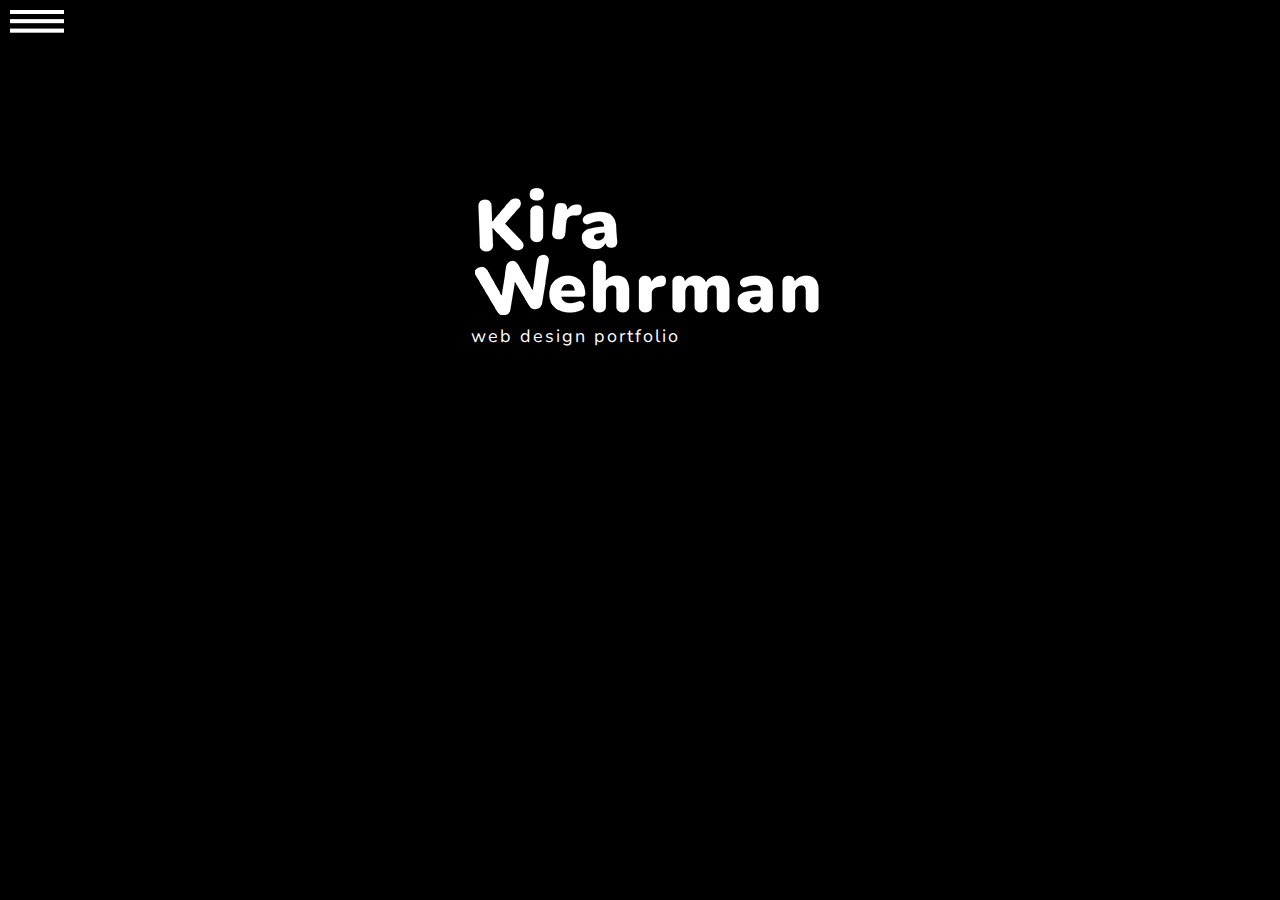
<file: index.html>
<!DOCTYPE html>
  <html>
    <head>
      <title>Kira ⭐ Wehrman</title>
        <link rel="icon" href="img/heart.png">
          <link rel="stylesheet" href="https://maxcdn.bootstrapcdn.com/bootstrap/3.3.7/css/bootstrap.min.css" integrity="sha384-BVYiiSIFeK1dGmJRAkycuHAHRg32OmUcww7on3RYdg4Va+PmSTsz/K68vbdEjh4u" crossorigin="anonymous">
            <link href="css/styles.css" rel="stylesheet" type="text/css" media="all">
              <script src="https://ajax.googleapis.com/ajax/libs/jquery/3.2.1/jquery.min.js"></script>
                <script src="js/scripts.js"></script>
    </head>
    <body>
      <div class="bg-gradient">
        <center>
          <div class="blog-card">
              <div class="title-content">
                <img src="img/kiraw.png">
              </div>
                  <hr />

                  <div class="utility-info">
                    <ul class="utility-list">
                      <li class="intro"> web design portfolio
                      </li>
                    </ul>
              </div>


          </div>
      </center>
    </div>

    <div id="sidebar">
      <ul>
	     <br>
        <br>
          <li><a class="floating" href="/portfolio.html"><span> portfolio </span></a></li>
          <!-- <li><a class="floating" href="/gallery.html"><span> process </span></a></li> -->
          <li><a class="floating" href="/doc/kiraResume.pdf"><span> resume </span></a></li>
          <!-- <li><a class="floating" href="/contact.html"><span> about </span></a></li> -->
		   </ul>
		    <div id="sidebar-btn">
			   <img src="img/bars.png" height="220%" width="180%">
		    </div>
	   </div>
    </div>
  </body>
</html>
</file>
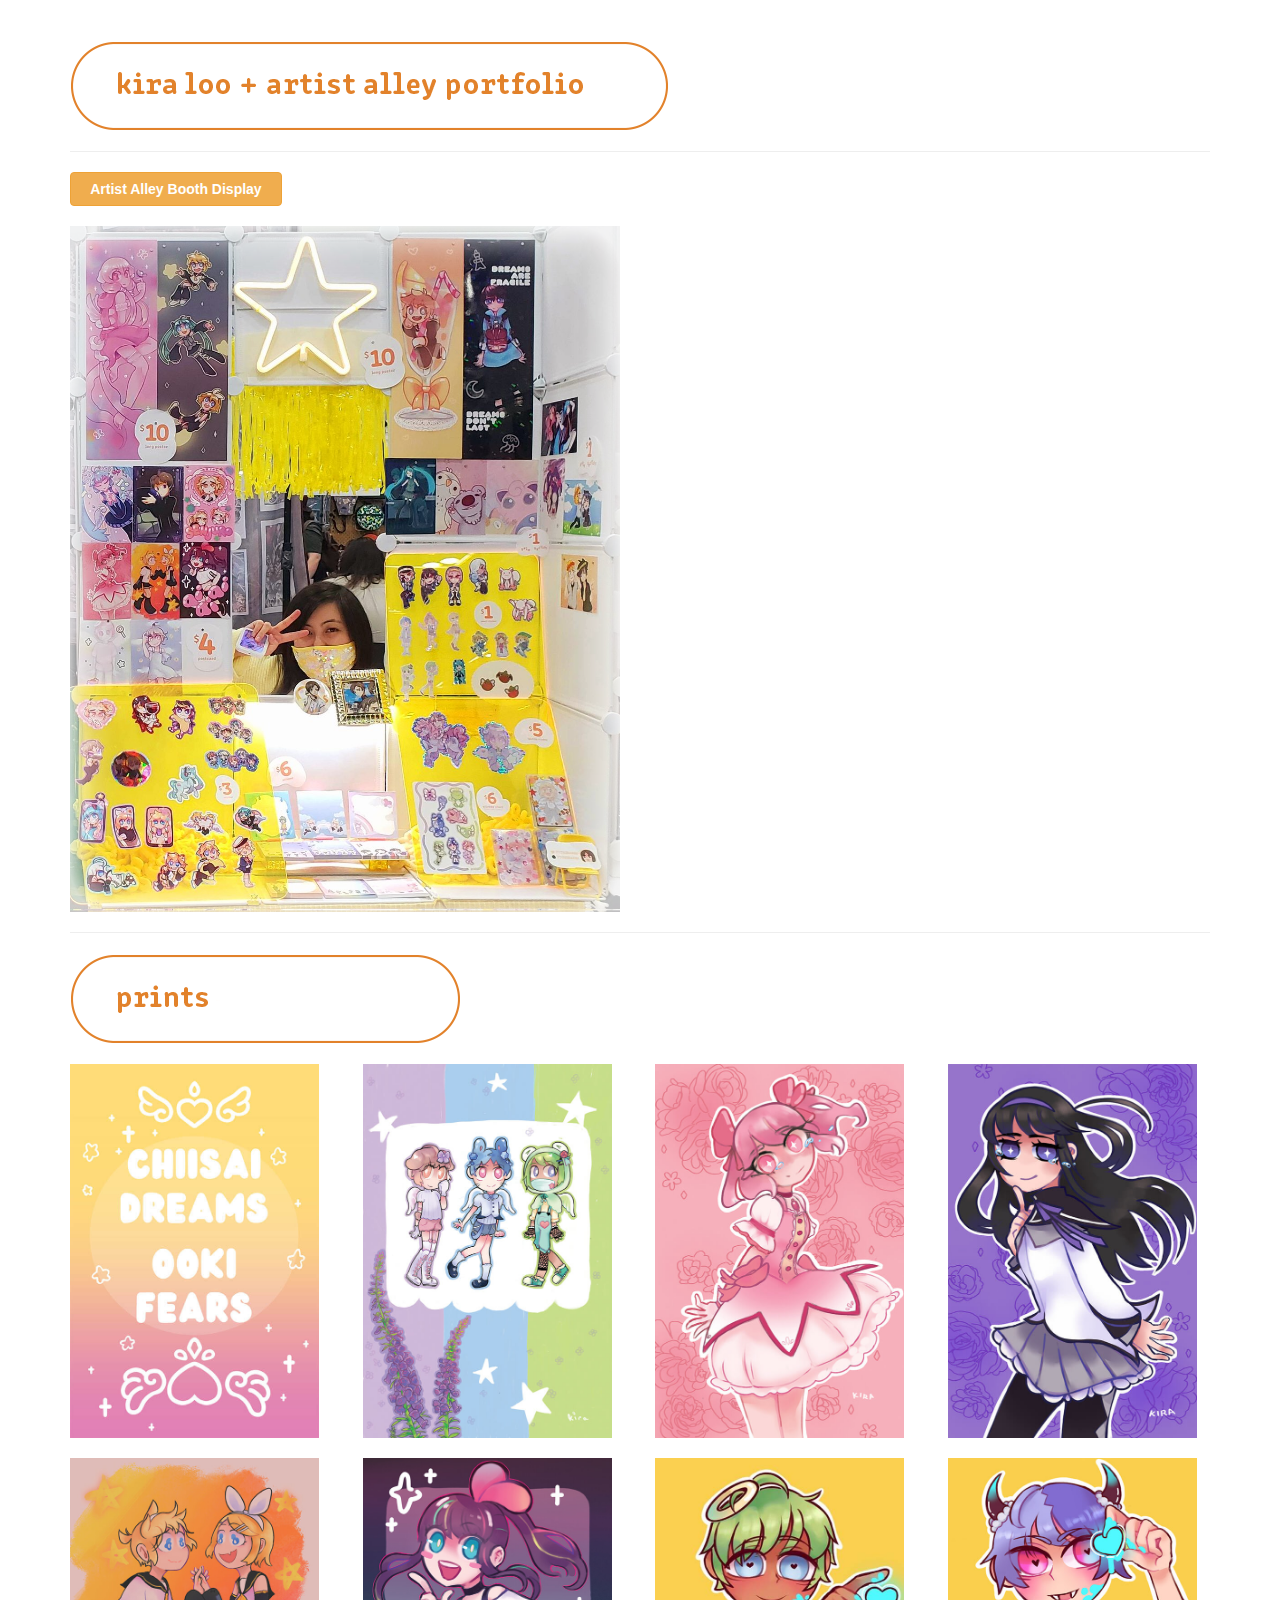
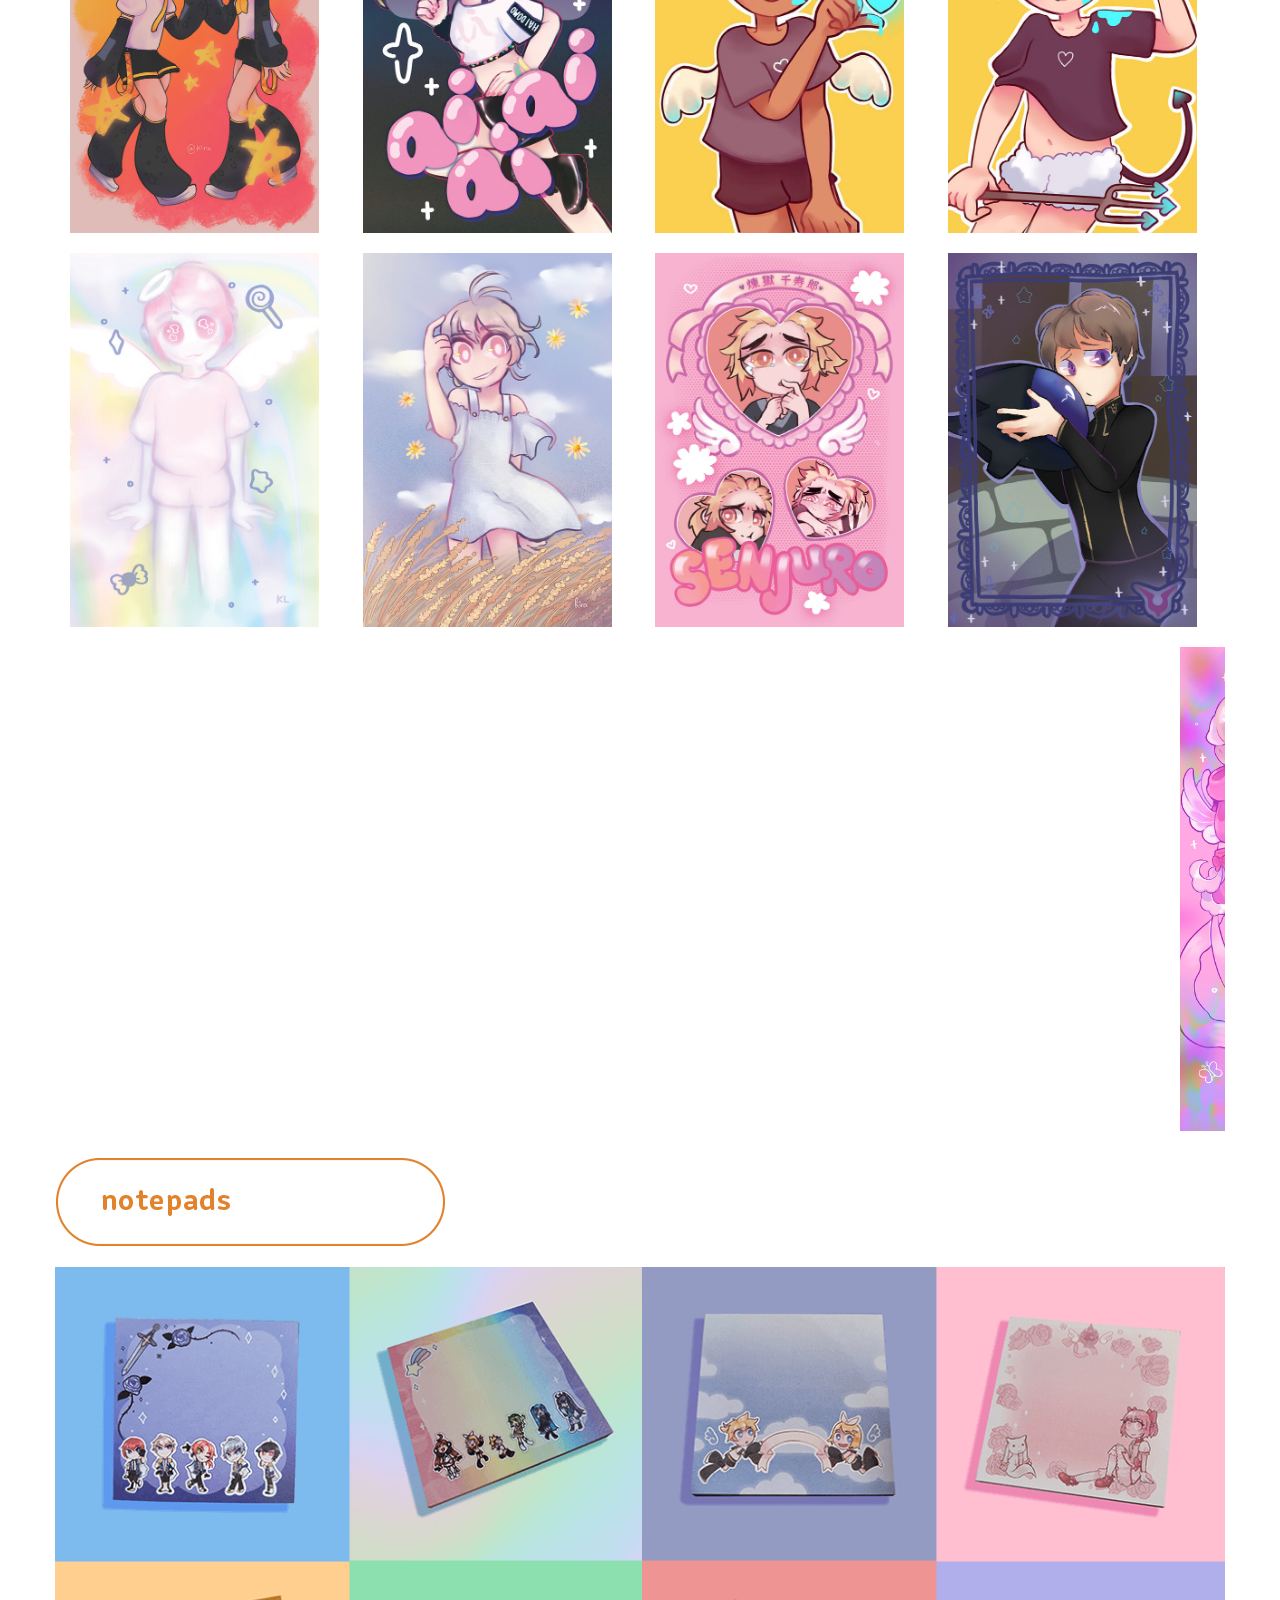
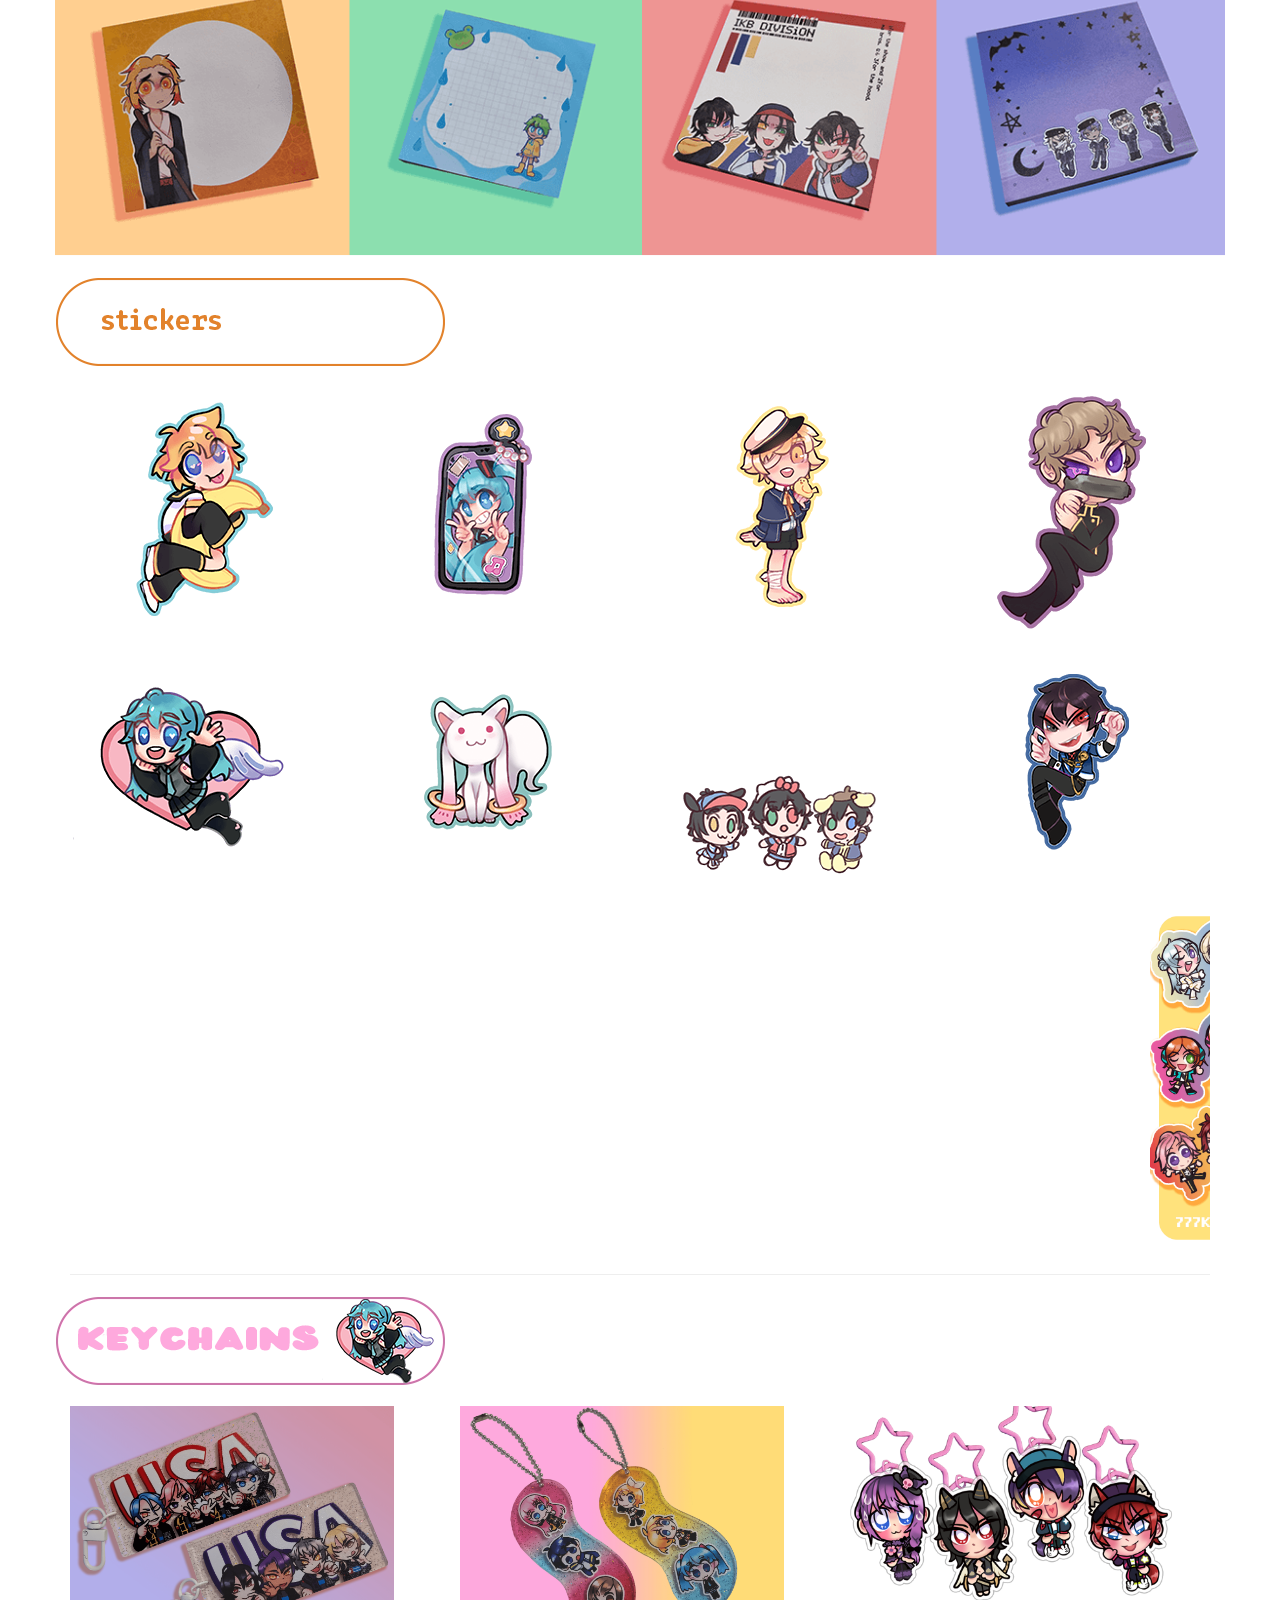
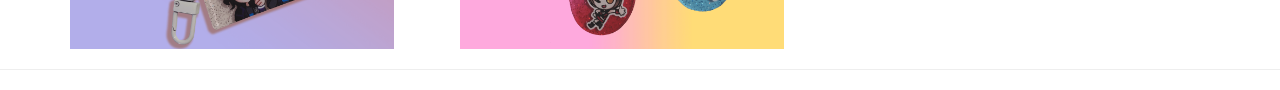
<file: artistalley.html>
<!DOCTYPE html>
  <html>

    <head>

      <title>Artist ⭐ Alley</title>
        <link rel="icon" href="img/heart.png">
          <link rel="stylesheet" href="https://maxcdn.bootstrapcdn.com/bootstrap/3.3.7/css/bootstrap.min.css" integrity="sha384-BVYiiSIFeK1dGmJRAkycuHAHRg32OmUcww7on3RYdg4Va+PmSTsz/K68vbdEjh4u" crossorigin="anonymous">

            <style>
            table, th, td {
              border:1px solid black;
              }
              .img-fluid {
                max-width: 95%;
              }

              #tableButton {
  width: 100%;
  padding: 50px 0;
  text-align: center;
  margin-top: 20px;
  display: none;
}
            </style>

            <script>
            function hideShow() {
              var x = document.getElementById("tableButton");
              if (x.style.display === "none") {
                x.style.display = "block";
              } else {
                x.style.display = "none";
              }
            }
            </script>

             <!-- onclick="hideShow()" -->


    </head>

    <br>

      <div class="container">
        <br>
        <img src="img/aa_artistalley.png">
        <hr noshade>


        <div class="row">
          <div class="col-6 col-sm-3">
            <button type="button" class="btn btn-warning"><b>&nbsp Artist Alley Booth Display &nbsp</b></button>

    </div>
    </div>
    <br>
    <img src="img/table_setup2.png" width="550" class="rounded">

    <hr noshade>

        <img src="img/0_prints.png">
        <br>
        <div class="row">
          <br>
          <div class="col-6 col-sm-3"><img src="img/10_postcard_ooki.jpg" class="img-fluid"></div>
          <div class="col-6 col-sm-3"><img src="img/2_postcard_trio.jpg" class="img-fluid"></div>
          <div class="col-6 col-sm-3"><img src="img/5_postcard_pink.jpg" class="img-fluid"></div>
          <div class="col-6 col-sm-3"><img src="img/11_postcard_purp.jpg" class="img-fluid"></div>
        </div>
        <br>
        <div class="row">
          <div class="col-6 col-sm-3"><img src="img/1_postcard_yellow.jpg" class="img-fluid"></div>
          <div class="col-6 col-sm-3"><img src="img/8_postcard_ai.jpg" class="img-fluid"></div>
          <div class="col-6 col-sm-3"><img src="img/13_postcard_yellow.jpg" class="img-fluid"></div>
          <div class="col-6 col-sm-3"><img src="img/12_postcard_yellow.jpg" class="img-fluid"></div>
        </div>
        <br>
        <div class="row">
          <div class="col-6 col-sm-3"><img src="img/9_postcard_finn.jpg" class="img-fluid"></div>
          <div class="col-6 col-sm-3"><img src="img/4_postcard_finn.jpg" class="img-fluid"></div>
          <div class="col-6 col-sm-3"><img src="img/6_postcard_pink-emboss.jpg" class="img-fluid"></div>
          <div class="col-6 col-sm-3"><img src="img/7_postcard_purple.jpg" class="img-fluid"></div>
        </div>
          <br>
          <div class="row">
            <div class="w-100"></div>
            <marquee>
            <div class="col-6 col-sm-2"><img src="img/1_Pink_LongPoster.jpg" class="img-fluid"></div>
            <div class="col-6 col-sm-2"><img src="img/2_FALLING_GALAXY_PRINT.png" class="img-fluid"></div>
            <div class="col-6 col-sm-2"><img src="img/3_Soda_LongPoster.jpg" class="img-fluid"></div>
            <div class="col-6 col-sm-2"><img src="img/4_Fragile_LongPoster.jpg" class="img-fluid"></div>
          </marquee>
          </div>
          <br>
          <div class="row">
            <img src="img/3_notepads.png">
            <div class="w-100"></div>
            <br>
            <img src="img/notepad-lineup.png" width="100%">
          </div>

      <br>

          <div class="row">
            <img src="img/4_stickers.png">
            <div class="w-100"></div>
            <br>
            <div class="col-6 col-sm-3"><img src="img/sticker10.png"></div>
            <div class="col-6 col-sm-3"><img src="img/sticker2.png"></div>
            <div class="col-6 col-sm-3"><img src="img/sticker11.png"></div>
            <div class="col-6 col-sm-3"><img src="img/sticker12.png"></div>
            <div class="col-6 col-sm-3"><img src="img/sticker14.png"></div>
            <div class="col-6 col-sm-3"><img src="img/sticker4.png"></div>
            <div class="col-6 col-sm-3"><img src="img/sticker16.png"></div>
            <div class="col-6 col-sm-3"><img src="img/sticker8.png"></div>
          </div>

          <marquee>
          <div class="row">
            <br>
            <div class="col-6 col-sm-4"><img src="img/twit1.png" class="img-fluid"></div>
            <div class="col-6 col-sm-4"><img src="img/twit2.png" class="img-fluid"></div>
            <div class="col-6 col-sm-4"><img src="img/twit3.png" class="img-fluid"></div>
          </div>
        </marquee>


        <p>
          <hr noshade>

        <div class="row">
          <img src="img/5_keychains.png">
          <div class="w-100"></div>
          <br>
            <div class="col-6 col-sm-4"><img src="img/key1.png" width="90%"></div>
            <div class="col-6 col-sm-4"><img src="img/key2.png" width="90%"></div>
            <div class="col-6 col-sm-4"><img src="img/key3.png" width="90%"></div>
        </div>


      </div>



      <p>
      <hr noshade>
      <p>
</file>
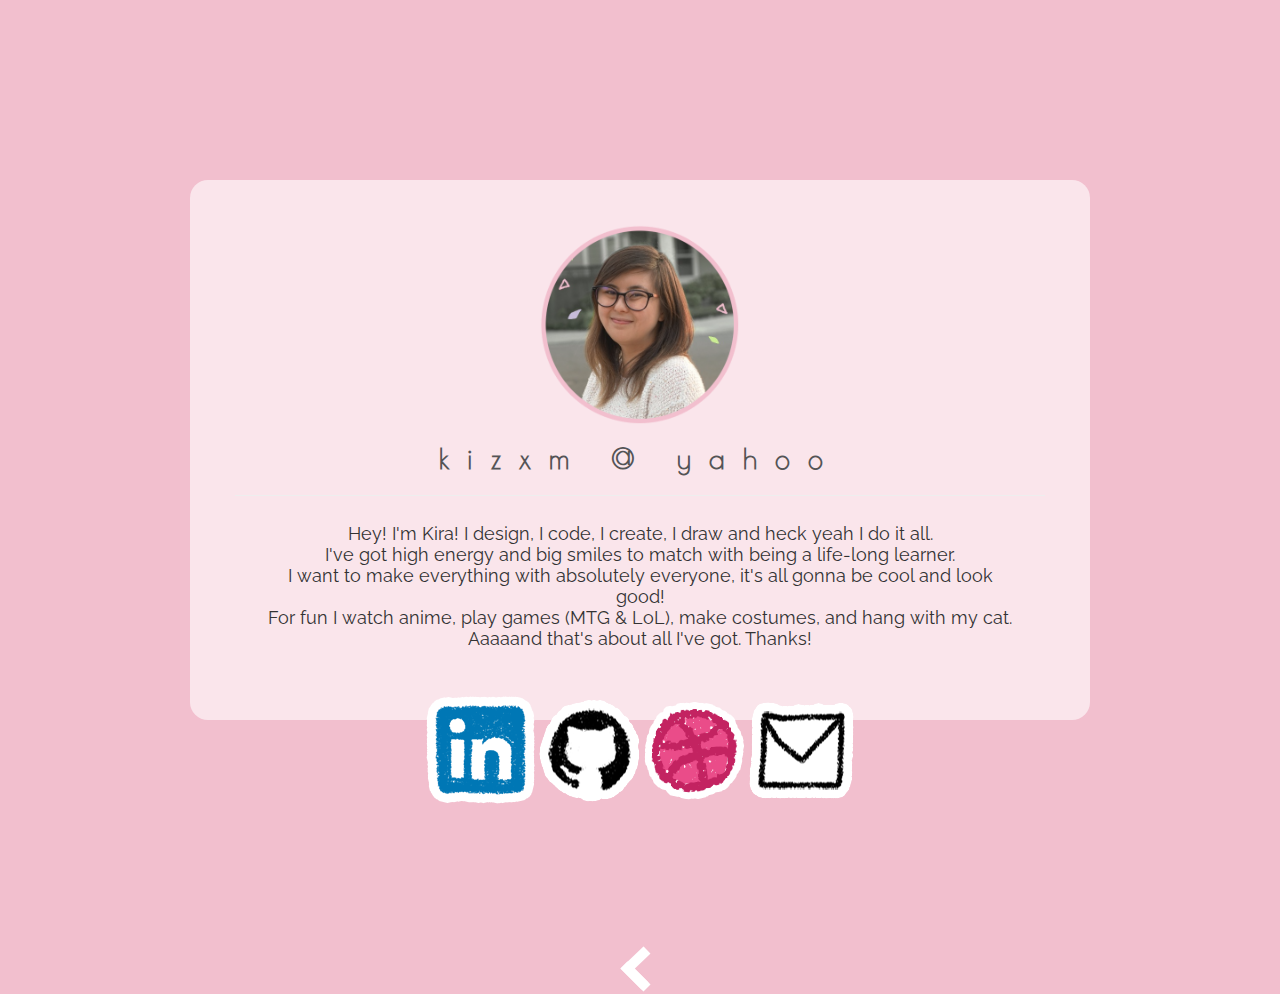
<file: contact.html>
<!DOCTYPE html>
  <html>
    <head>
      <title>Kira Loo ⭐ About</title>
        <link rel="icon" href="img/heart.png">
          <link rel="stylesheet" href="https://maxcdn.bootstrapcdn.com/bootstrap/3.3.7/css/bootstrap.min.css" integrity="sha384-BVYiiSIFeK1dGmJRAkycuHAHRg32OmUcww7on3RYdg4Va+PmSTsz/K68vbdEjh4u" crossorigin="anonymous">
            <script src="https://ajax.googleapis.com/ajax/libs/jquery/3.2.1/jquery.min.js"></script>
              <link href="css/contactstyles.css" rel="stylesheet" type="text/css" media="all">
    </head>
    <body>
      <div id="my-id-wrap">
        <div id="my-id-pic">
          <img id="my-pic" src="img/kira.png" alt="">
        </div>
          <div id="my-id-details">
            <div id="email"><b> kizxm @ yahoo </b>
            </div>
            <hr noshade>
            <span id="aboutk"> Hey! I'm Kira!  I design, I code, I create, I draw and heck yeah I do it all.
              <br>I've got high energy and big smiles to match with being a life-long learner.
              <br>I want to make everything with absolutely everyone, it's all gonna be cool and look good!
              <br>For fun I watch anime, play games (MTG & LoL), make costumes, and hang with my cat.
              <br>Aaaaand that's about all I've got. Thanks!
            </span>
              </br>
          </div>
          <div id="my-id-contact">
            <div class="container2">
              <div class="overlay">
                <a href="https://www.linkedin.com/in/kizxm/"><img src="img/icon1.png"></a>
              </div>
            </div>
            <!-- <div class="container2">
              <div class="overlay">
                <a href="https://twitter.com/dingokira"><img src="img/icon2.png"></a>
              </div>
            </div> -->
            <div class="container2">
              <div class="overlay">
                <a href="https://github.com/kizxm"><img src="img/icon4.png"></a>
              </div>
            </div>
            <div class="container2">
              <div class="overlay">
                <a href="https://dribbble.com/kizxm"><img src="img/icon5.png"></a>
              </div>
            </div>
            <div class="container2">
              <div class="overlay">
                <img src="img/icon3.png" alt="alternative text" title="it's right there...">
              </div>
            </div>
          </div>
            <br>
              <br>
                <br>
                  <br>
                    <br>
                      <br>
                        <br>
                          <a href="/index.html"><img src="img/back3.png"></a>
        </div>
      </div>
    </body>
  </html>
</file>
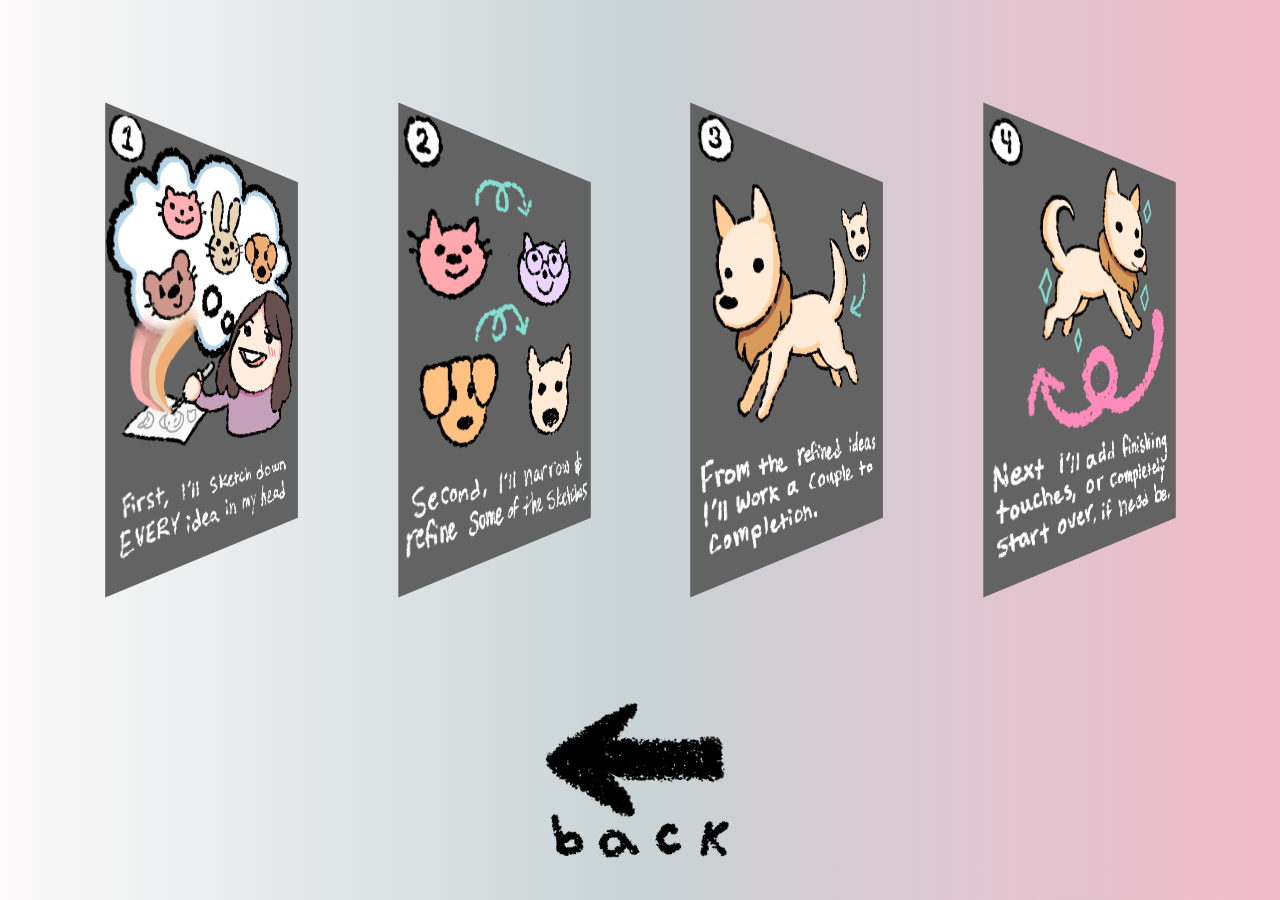
<file: gallery.html>
<!DOCTYPE html>
  <html>
    <head>
      <title>Kira ⭐ Loo ⭐ Process</title>
      <link rel="icon" href="img/heart.png">
      <link rel="stylesheet" href="https://maxcdn.bootstrapcdn.com/bootstrap/3.3.7/css/bootstrap.min.css" integrity="sha384-BVYiiSIFeK1dGmJRAkycuHAHRg32OmUcww7on3RYdg4Va+PmSTsz/K68vbdEjh4u" crossorigin="anonymous">
      <link href="css/gallerystyles.css" rel="stylesheet" type="text/css" media="all">
      <script src="https://ajax.googleapis.com/ajax/libs/jquery/3.2.1/jquery.min.js"></script>
      <link href="https://fonts.googleapis.com/css?family=Noto+Sans" rel="stylesheet">
      <script src="js/galleryscripts.js"></script>
    </head>
    <body>
      <div class="container">
        <div class="row">
        </div>
        <div class="row">
          <div class="col-md-3">
            <div class="cardholder">
              <div class="card">
                <img src="img/designprocess1.png" />
              </div>
            </div>
          </div>
          <div class="col-md-3">
            <div class="cardholder">
              <div class="card">
                <img src="img/designprocess2.png" />
              </div>
            </div>
          </div>
          <div class="col-md-3">
            <div class="cardholder">
              <div class="card">
                <img src="img/designprocess3.png" />
              </div>
            </div>
          </div>
          <div class="col-md-3">
            <div class="cardholder">
              <div class="card">
                <img src="img/designprocess4.png" />
              </div>
            </div>
          </div>
          <br>
            <br>
              <br>
      </div>
    </div>
    <br>
      <p>
        <br>
          <br>
            <br>
              <br>
                <br>
                  <br>
                  <center>
                    <a href="/index.html"><img src="img/back.png" height="171" width="200" ></a>
                  </center>
    </body>
  </html>
</file>
<file: css/styles.css>
@import url('https://fonts.googleapis.com/css2?family=Nunito:ital,wght@0,200;1,200&display=swap');
/*------------------------------------------------------------------------*/
 ::selection {
  background-color: #3858d6;
  color: #000000;
}

svg {
  width: 100%;
  height: auto;
  position: absolute;
  top: 0;
  left: 0;
  z-index: -1;
}

.bg-gradient {
  position: absolute;
  z-index: -1;
  width: 100%;
  height: 100%;
  background: linear-gradient(300deg, #00209e, #000000, #000000);
  background-size: 250% 250%;
  animation: gradient-bg 8s linear infinite;
}

@keyframes gradient-bg {
  0% {background-position:7% 0%}
  50% {background-position:94% 100%}
  100% {background-position:7% 0%}
}

.boxes{
  position: absolute;
  top: 70%;
  left: 45%;
  margin: -35px -30px 0 -155px;
  padding: 0 0 0 22px;
}

.blog-card{
  width: 450px;
  height: 200px;
  position: absolute;
  top: 40%;
  left: 45%;
  margin: -200px -30px 0 -155px;
  overflow: hidden;
  border-radius: 15px;
  /* box-shadow: 3px 3px 20px rgba(0, 0, 0, .25); */
  text-align: center;
}
.title-content{
  text-align: center;
  margin: 25px 0 0 0;
  position: absolute;
  z-index: 0;
  width: 100%;
  top: 0;
}
hr{
  width: 50px;
  height: 3px;
  margin: 20px auto;
  border: 0;
}
.card-info{
  width: 100%;
  position: absolute;
  bottom: 100px;
  left: 0;
  margin: 0 auto;
  padding: 0 50px;
  color: white;
  font-family: serif;
  font-style: 16px;
  line-height: 24px;
  z-index: 20;
  opacity: 0;
  transition: bottom .3s, opacity .3s cubic-bezier(.33,.66,.66,1);
}

.utility-info{
  position: absolute;
  bottom: -20px;
  left: auto;
  z-index: 20;
}
.intro{
  width: 360px;
  size: 16px;
  margin: 0 0 0 30px;
  letter-spacing: 2px;
  color: #FFFFFF;
  font-family: 'Nunito', sans-serif;
  font-size: 18px;
  text-align: left;
}
.utility-list{
  list-style-type: none;
  margin: 0 0 30px 20px;
  padding: 0;
  width: 100%;
}

.nunito-light {
  font-family: "Nunito", sans-serif;
  font-optical-sizing: auto;
  font-weight: 200;
  font-style: normal;
}


/*------------------------------------------------------------------------*/

#sidebar{
	background: #050505;
  opacity: .5s;
	width: 400px;
	height: 100%;
	display: block;
	position: absolute;
	left: -420px;
	top: 0px;
	transition:left 1s ease;
  font-family: 'Poiret One', sans-serif;
  font-size: 12px;
  text-align: left;
}

#sidebar.visible{
	left: 0px;
	transition:left .7s ease;
}

a:hover {
    color: #3858d6;
    text-decoration: none;
    font-weight: 1000;
}
a:visited {
  color: none;
}

/*------------------------------------------------------------------------*/

.floating {
	display: inline-block;
	overflow: hidden;
  font-family: 'Nunito', sans-serif;
	font-size: 2em;
}

.floating span {
	position: relative;
	display: inline-block;
	-webkit-transition: -webkit-transform 0.5s;
	transition: transform 0.5s;
  letter-spacing: 3px;
}

.floating span::before {
	position: absolute;
	white-space: nowrap;
	top: 100%;
	content: attr(data-hover);
	font-weight: 500;
}

.floating:hover span,
.floating:focus span {
	-webkit-transform: translateY(-80%);
	transform: translateY(-50%);
}
/*------------------------------------------------------------------------*/

ul{
	margin:0px;
	padding:0px;
}

ul li{
	list-style:none;
}

ul li a{
	background: #050505;
	color: #ccc;
	border-bottom: 1px solid #050505;
	display:block;
	width: 400px;
  height: 100px;
	padding: 10px;
	text-decoration: none;
}

#sidebar-btn{
	display: inline-block;
	vertical-align: middle;
	width: 30px;
	height: 15px;
	cursor: pointer;
	margin: 10px;
	position: absolute;
	top: 0px;
	right: -70px;
}

#sidebar-btn span{
	height: 3px;
  width: 35px;
	background: #fff;
	margin-bottom:5px;
	display:block;
}
</file>
<file: css/contactstyles.css>
@import url('https://fonts.googleapis.com/css?family=Raleway');
@import url('https://fonts.googleapis.com/css?family=Poiret+One');
/*------------------------------------------------------------------------*/

body {
  background-color: #f2bfce;
  background-size: cover;
  height: 100%;
  width: 100%;
}

html {
    overflow: scroll;
    overflow-x: hidden;
		height: 100%;
}
::-webkit-scrollbar {
    width: 0px;
    background: transparent;
}
::-webkit-scrollbar-thumb {
    background: #FF0000;
}


#my-id-wrap {
  background-color: rgba(255, 255, 255, 0.60);
  border-radius: 2vh;
  height: 60vh;
  width: 100vh;
  margin: auto;
  padding: 5vh;
  position: absolute;
  top: 0;
  bottom: 0;
  left: 0;
  right: 0;
  text-align: center;
}

#my-id-pic {
  margin-bottom: 2vh;
}

#my-pic {
  height: 200px;
  width: 200px;
  margin: 0vh 0 vh 0;
  z-index: 5;
}

#my-pic-bg {
  height: 20vh;
  width: 20vh;
  position: absolute;
  top: 5vh;
  left: 0;
  right: 0;
  bottom: 0;
  margin: 0 auto;
  border-radius: 10vh;
  background-color: rgba(255, 198, 219, 0.80);
}

#email {
  font: 3vh 'Poiret One', sans-serif;
  letter-spacing: 18px;
  color: #545456;
}

#my-id-contact i{
  font-size: 5vh;
  margin: 2vh;
  color: rgba(0,0,0,0.70);
}

#aboutk{
  display: block;
  margin: 3vh;
  font: 2vh 'Raleway', sans-serif;
}

img {
  z-index: 0;
}

.overlay {
  opacity: 1;
  display: inline-block;
  transition: .5s ease;
}
.container2 {
  position: static;
  display: inline-block;
}


.container2:hover .overlay {
  opacity: .5;
}
</file>
<file: css/gallerystyles.css>
body {
background: -webkit-linear-gradient(to left, #F2BACA, #C8D3D5, #FCFAFA);
background: linear-gradient(to left, #F2BACA, #C8D3D5, #FCFAFA);
}
.cardholder {
  margin-top: 150px;
  perspective: 600px;
}
.card {
  width: 300px;
  height: 400px;
  background-color: transparent;
  transform: rotateY(50deg);
	transition: all 1s ease;
  color: transparent;
}
.card:hover {
  width: 300px;
  height: 400px;
  background-color: transparent;
  transform: rotateY(0deg);
}
.card:hover p {
  background-color: white;
}
/*------------------------------------------------------------------------*/
html {
    overflow: scroll;
    overflow-x: hidden;
}
::-webkit-scrollbar {
    width: 0px;
    background: transparent;
}
::-webkit-scrollbar-thumb {
    background: #FF0000;
}
</file>
